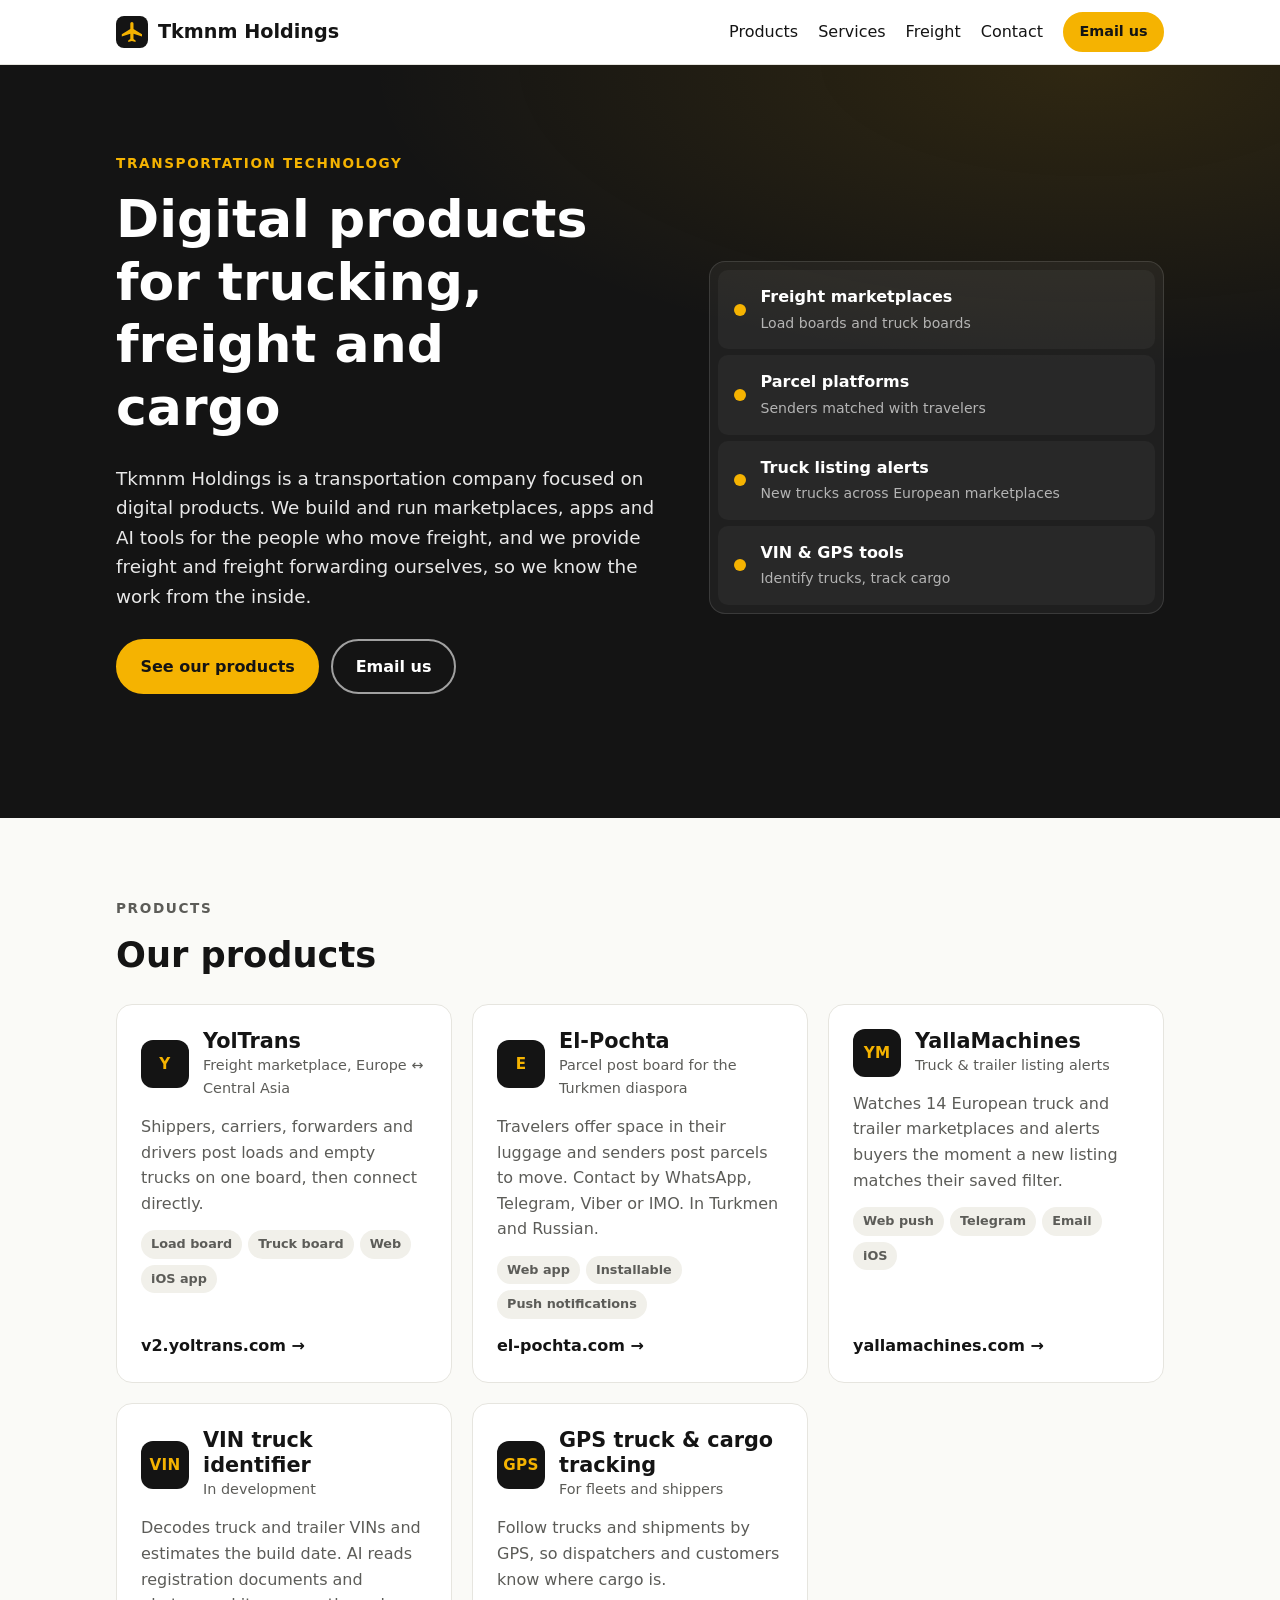
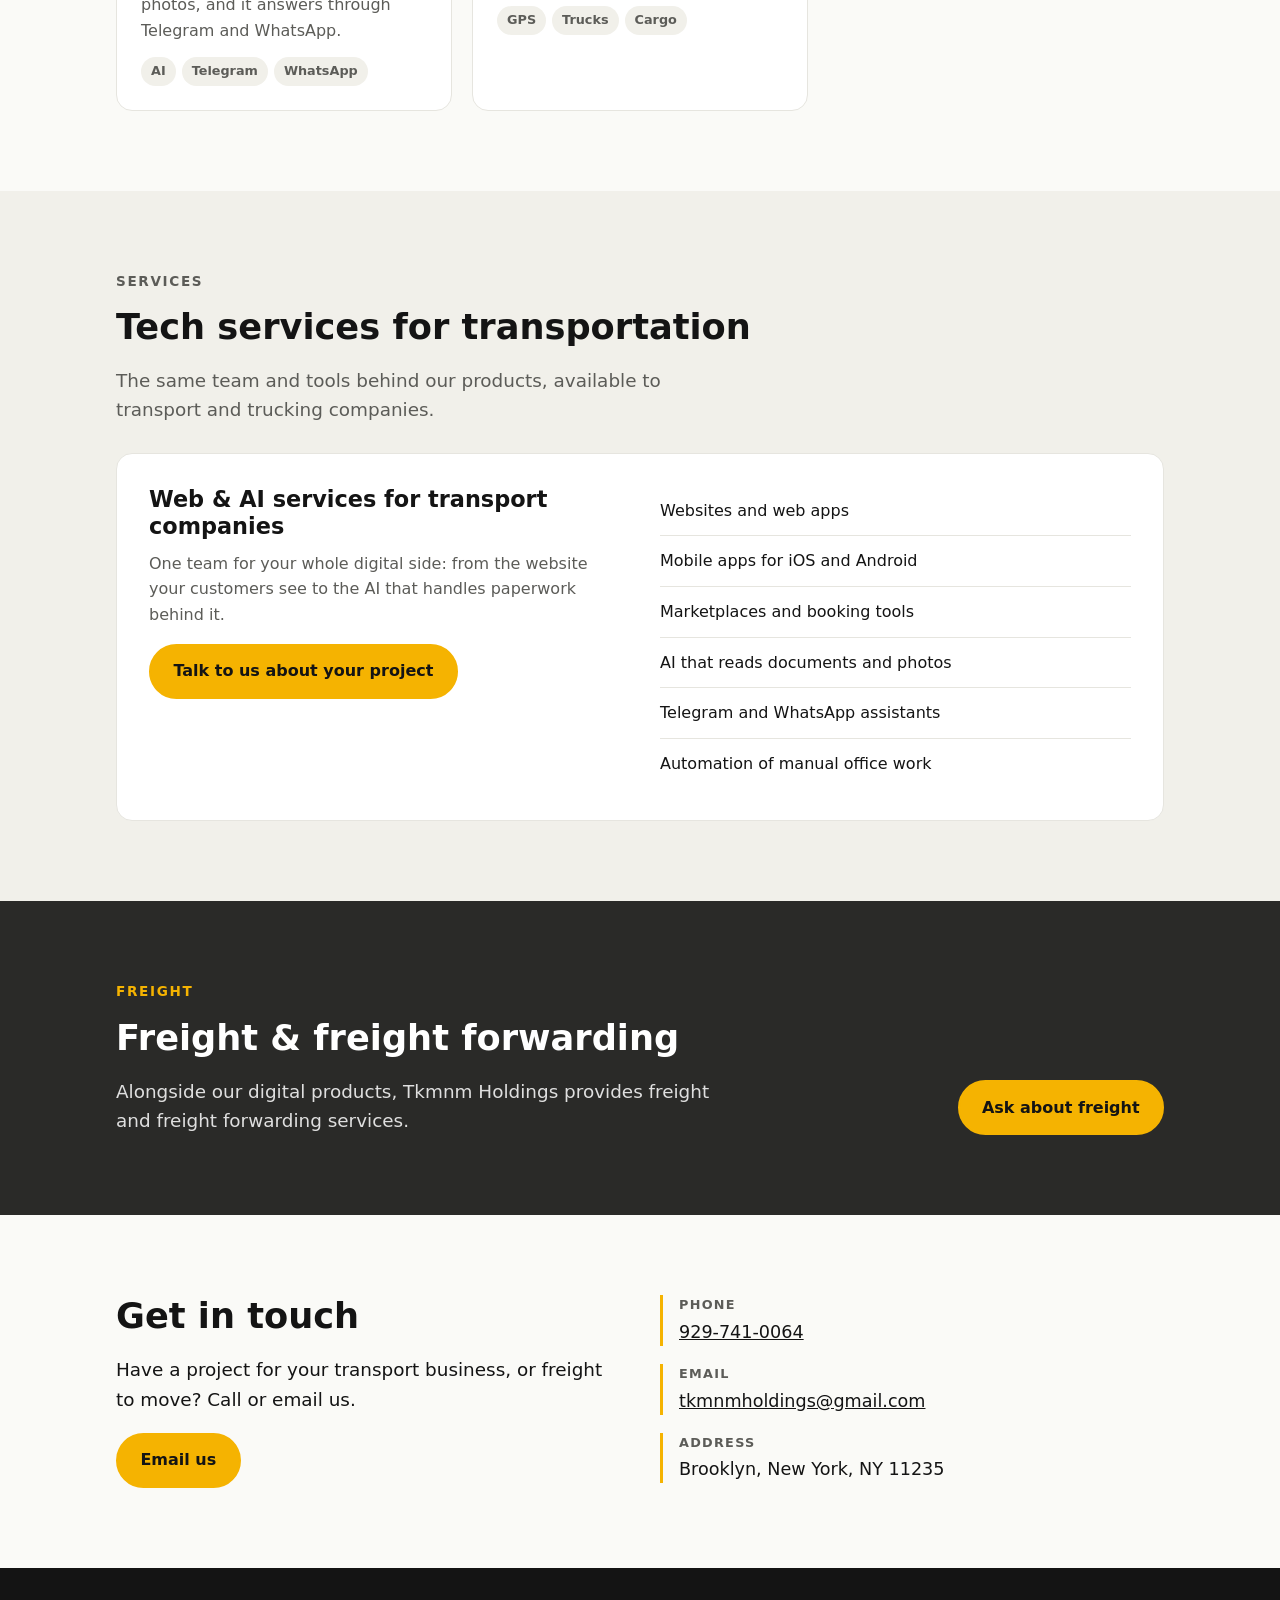
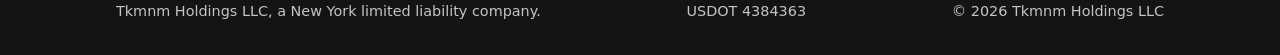
<file: index.html>
<!doctype html>
<html lang="en">
<head>
  <meta charset="utf-8">
  <meta name="viewport" content="width=device-width, initial-scale=1">
  <title>Tkmnm Holdings – Digital Products for Transportation</title>
  <meta name="description" content="Tkmnm Holdings is a transportation company building digital products for trucking, freight and cargo: YolTrans, El-Pochta, YallaMachines and more. It also provides freight and freight forwarding services.">
  <link rel="icon" href="favicon.svg" type="image/svg+xml">
  <link rel="stylesheet" href="style.css">
</head>
<body>
  <header class="site-header">
    <div class="wrap header-inner">
      <a class="brand" href="#top" aria-label="Tkmnm Holdings home">
        <img src="favicon.svg" alt="" width="32" height="32">
        <span>Tkmnm Holdings</span>
      </a>
      <button class="menu-toggle" type="button" aria-expanded="false" aria-controls="site-nav" aria-label="Open menu">
        <span></span><span></span><span></span>
      </button>
      <nav class="nav" id="site-nav" aria-label="Main">
        <a href="#products">Products</a>
        <a href="#services">Services</a>
        <a href="#freight">Freight</a>
        <a href="#contact">Contact</a>
        <a class="btn btn-small" href="mailto:tkmnmholdings@gmail.com">Email us</a>
      </nav>
    </div>
  </header>

  <main id="top">
    <section class="hero hero-dark">
      <div class="wrap hero-inner">
        <div class="hero-copy">
          <p class="eyebrow">Transportation technology</p>
          <h1>Digital products for trucking, freight and cargo</h1>
          <p class="lead">Tkmnm Holdings is a transportation company focused on digital products. We build and run marketplaces, apps and AI tools for the people who move freight, and we provide freight and freight forwarding ourselves, so we know the work from the inside.</p>
          <div class="hero-actions">
            <a class="btn" href="#products">See our products</a>
            <a class="btn btn-ghost" href="mailto:tkmnmholdings@gmail.com">Email us</a>
          </div>
        </div>
        <ul class="stack-card" aria-label="What we build">
          <li><span class="dot"></span><div><strong>Freight marketplaces</strong><small>Load boards and truck boards</small></div></li>
          <li><span class="dot"></span><div><strong>Parcel platforms</strong><small>Senders matched with travelers</small></div></li>
          <li><span class="dot"></span><div><strong>Truck listing alerts</strong><small>New trucks across European marketplaces</small></div></li>
          <li><span class="dot"></span><div><strong>VIN &amp; GPS tools</strong><small>Identify trucks, track cargo</small></div></li>
        </ul>
      </div>
    </section>

    <section id="products" class="section">
      <div class="wrap">
        <p class="eyebrow eyebrow-dark">Products</p>
        <h2>Our products</h2>
        <div class="work-grid">
          <article class="work">
            <div class="work-head">
              <span class="mark">Y</span>
              <div>
                <h3>YolTrans</h3>
                <p class="work-sub">Freight marketplace, Europe &harr; Central Asia</p>
              </div>
            </div>
            <p>Shippers, carriers, forwarders and drivers post loads and empty trucks on one board, then connect directly.</p>
            <ul class="tags"><li>Load board</li><li>Truck board</li><li>Web</li><li>iOS app</li></ul>
            <a class="work-link" href="https://v2.yoltrans.com/loads" target="_blank" rel="noopener">v2.yoltrans.com &rarr;</a>
          </article>
          <article class="work">
            <div class="work-head">
              <span class="mark">E</span>
              <div>
                <h3>El-Pochta</h3>
                <p class="work-sub">Parcel post board for the Turkmen diaspora</p>
              </div>
            </div>
            <p>Travelers offer space in their luggage and senders post parcels to move. Contact by WhatsApp, Telegram, Viber or IMO. In Turkmen and Russian.</p>
            <ul class="tags"><li>Web app</li><li>Installable</li><li>Push notifications</li></ul>
            <a class="work-link" href="https://el-pochta.com/app" target="_blank" rel="noopener">el-pochta.com &rarr;</a>
          </article>
          <article class="work">
            <div class="work-head">
              <span class="mark">YM</span>
              <div>
                <h3>YallaMachines</h3>
                <p class="work-sub">Truck &amp; trailer listing alerts</p>
              </div>
            </div>
            <p>Watches 14 European truck and trailer marketplaces and alerts buyers the moment a new listing matches their saved filter.</p>
            <ul class="tags"><li>Web push</li><li>Telegram</li><li>Email</li><li>iOS</li></ul>
            <a class="work-link" href="https://yallamachines.com" target="_blank" rel="noopener">yallamachines.com &rarr;</a>
          </article>
          <article class="work">
            <div class="work-head">
              <span class="mark">VIN</span>
              <div>
                <h3>VIN truck identifier</h3>
                <p class="work-sub">In development</p>
              </div>
            </div>
            <p>Decodes truck and trailer VINs and estimates the build date. AI reads registration documents and photos, and it answers through Telegram and WhatsApp.</p>
            <ul class="tags"><li>AI</li><li>Telegram</li><li>WhatsApp</li></ul>
          </article>
          <article class="work">
            <div class="work-head">
              <span class="mark">GPS</span>
              <div>
                <h3>GPS truck &amp; cargo tracking</h3>
                <p class="work-sub">For fleets and shippers</p>
              </div>
            </div>
            <p>Follow trucks and shipments by GPS, so dispatchers and customers know where cargo is.</p>
            <ul class="tags"><li>GPS</li><li>Trucks</li><li>Cargo</li></ul>
          </article>
        </div>
      </div>
    </section>

    <section id="services" class="section section-alt">
      <div class="wrap">
        <p class="eyebrow eyebrow-dark">Services</p>
        <h2>Tech services for transportation</h2>
        <p class="lead lead-muted">The same team and tools behind our products, available to transport and trucking companies.</p>
        <div class="service-panel">
          <div>
            <h3>Web &amp; AI services for transport companies</h3>
            <p>One team for your whole digital side: from the website your customers see to the AI that handles paperwork behind it.</p>
            <a class="btn" href="mailto:tkmnmholdings@gmail.com">Talk to us about your project</a>
          </div>
          <ul class="service-list">
            <li>Websites and web apps</li>
            <li>Mobile apps for iOS and Android</li>
            <li>Marketplaces and booking tools</li>
            <li>AI that reads documents and photos</li>
            <li>Telegram and WhatsApp assistants</li>
            <li>Automation of manual office work</li>
          </ul>
        </div>
      </div>
    </section>

    <section id="freight" class="section section-freight">
      <div class="wrap freight">
        <div>
          <p class="eyebrow">Freight</p>
          <h2>Freight &amp; freight forwarding</h2>
          <p class="lead">Alongside our digital products, Tkmnm Holdings provides freight and freight forwarding services.</p>
        </div>
        <a class="btn" href="mailto:tkmnmholdings@gmail.com">Ask about freight</a>
      </div>
    </section>

    <section id="contact" class="section">
      <div class="wrap contact">
        <div>
          <h2>Get in touch</h2>
          <p class="lead">Have a project for your transport business, or freight to move? Call or email us.</p>
          <a class="btn" href="mailto:tkmnmholdings@gmail.com">Email us</a>
        </div>
        <dl class="contact-list">
          <div>
            <dt>Phone</dt>
            <dd><a href="tel:+19297410064">929-741-0064</a></dd>
          </div>
          <div>
            <dt>Email</dt>
            <dd><a href="mailto:tkmnmholdings@gmail.com">tkmnmholdings@gmail.com</a></dd>
          </div>
          <div>
            <dt>Address</dt>
            <dd>Brooklyn, New York, NY 11235</dd>
          </div>
        </dl>
      </div>
    </section>
  </main>

  <footer class="site-footer">
    <div class="wrap footer-inner">
      <p>Tkmnm Holdings LLC, a New York limited liability company.</p>
      <p>USDOT 4384363</p>
      <p>&copy; <span id="year">2026</span> Tkmnm Holdings LLC</p>
    </div>
  </footer>

  <div class="mobile-bar">
    <a class="btn" href="tel:+19297410064">Call</a>
    <a class="btn btn-outline" href="mailto:tkmnmholdings@gmail.com">Email</a>
  </div>

  <script>
    document.getElementById('year').textContent = new Date().getFullYear();
    var toggle = document.querySelector('.menu-toggle');
    var header = document.querySelector('.site-header');
    function setMenu(open) {
      header.classList.toggle('menu-open', open);
      toggle.setAttribute('aria-expanded', open);
      toggle.setAttribute('aria-label', open ? 'Close menu' : 'Open menu');
    }
    toggle.addEventListener('click', function () { setMenu(!header.classList.contains('menu-open')); });
    document.querySelectorAll('#site-nav a').forEach(function (a) {
      a.addEventListener('click', function () { setMenu(false); });
    });
  </script>
</body>
</html>
</file>
<file: style.css>
:root {
  --ink: #141414;
  --graphite: #2a2a28;
  --accent: #f5b301;
  --accent-hover: #ffc533;
  --muted: #5c5c58;
  --bg: #fafaf7;
  --bg-alt: #f1f0ea;
  --line: #e6e5df;
  --radius: 12px;
  font-family: system-ui, -apple-system, "Segoe UI", Roboto, "Helvetica Neue", Arial, sans-serif;
  color: var(--ink);
  line-height: 1.6;
}

* { box-sizing: border-box; }
body { margin: 0; background: var(--bg); }
h1, h2, h3 { line-height: 1.2; margin: 0 0 .5em; }
h1 { font-size: clamp(2rem, 5vw, 3.25rem); }
h2 { font-size: clamp(1.6rem, 3.5vw, 2.2rem); }
h3 { font-size: 1.15rem; }
p { margin: 0 0 1em; }
a { color: var(--ink); }
a:hover { color: var(--muted); }

.wrap { max-width: 1080px; margin: 0 auto; padding: 0 16px; }

.btn {
  display: inline-block;
  background: var(--accent);
  color: var(--ink);
  font-weight: 600;
  text-decoration: none;
  padding: .8em 1.4em;
  border-radius: 999px;
  border: 2px solid var(--accent);
}
.btn:hover { background: var(--accent-hover); border-color: var(--accent-hover); color: var(--ink); }
.btn-ghost { background: transparent; color: #fff; border-color: rgba(255,255,255,.6); }
.btn-ghost:hover { background: rgba(255,255,255,.1); }
.btn-small { padding: .45em 1em; font-size: .9rem; }

/* Header */
.site-header {
  position: sticky; top: 0; z-index: 10;
  background: rgba(255,255,255,.95);
  border-bottom: 1px solid var(--line);
  backdrop-filter: blur(6px);
}
.header-inner { display: flex; align-items: center; justify-content: space-between; gap: 16px; min-height: 64px; }
.brand { display: flex; align-items: center; gap: 10px; font-weight: 700; font-size: 1.2rem; color: var(--ink); text-decoration: none; }
.nav { display: flex; align-items: center; gap: 20px; }
.nav a:not(.btn) { color: var(--ink); text-decoration: none; font-weight: 500; }
.nav a:not(.btn):hover { color: var(--muted); }

/* Hero */
.hero {
  background: var(--graphite);
  color: #fff;
  padding: 88px 0 96px;
}
.eyebrow { text-transform: uppercase; letter-spacing: .12em; font-size: .85rem; font-weight: 600; color: var(--accent); }
.hero h1 { max-width: 14ch; }
.lead { font-size: 1.15rem; max-width: 52ch; }
.hero .lead { color: rgba(255,255,255,.9); }
.hero-actions { display: flex; flex-wrap: wrap; gap: 12px; margin: 28px 0; }

/* Sections */
.section { padding: 80px 0; }
.section-alt { background: var(--bg-alt); }

.cards { display: grid; grid-template-columns: repeat(auto-fit, minmax(240px, 1fr)); gap: 20px; margin-top: 28px; }
.card { border: 1px solid var(--line); border-radius: var(--radius); padding: 24px; background: #fff; }
.card h3 { color: var(--ink); }
.card p { color: var(--muted); margin: 0; }


.contact { display: grid; grid-template-columns: 1fr 1fr; gap: 40px; align-items: start; }
.contact-list { margin: 0; display: grid; gap: 18px; }
.contact-list div { border-left: 3px solid var(--accent); padding-left: 16px; }
.contact-list dt { font-size: .8rem; text-transform: uppercase; letter-spacing: .1em; color: var(--muted); font-weight: 600; }
.contact-list dd { margin: 2px 0 0; font-size: 1.1rem; }

/* Footer */
.site-footer { background: var(--ink); color: rgba(255,255,255,.75); padding: 32px 0; font-size: .9rem; }
.footer-inner { display: flex; flex-wrap: wrap; gap: 8px 32px; justify-content: space-between; }
.footer-inner p { margin: 0; }

.brand span { white-space: nowrap; }
html { scroll-padding-top: 72px; }
.menu-toggle, .mobile-bar { display: none; }
.contact-list dd a { white-space: nowrap; }

@media (max-width: 720px) {
  /* Header: hamburger menu */
  .menu-toggle {
    display: flex; flex-direction: column; justify-content: center; gap: 5px;
    width: 44px; height: 44px; padding: 10px;
    background: none; border: 0; cursor: pointer;
  }
  .menu-toggle span { display: block; height: 2px; background: var(--ink); border-radius: 2px; transition: transform .2s, opacity .2s; }
  .menu-open .menu-toggle span:nth-child(1) { transform: translateY(7px) rotate(45deg); }
  .menu-open .menu-toggle span:nth-child(2) { opacity: 0; }
  .menu-open .menu-toggle span:nth-child(3) { transform: translateY(-7px) rotate(-45deg); }
  .nav {
    display: none;
    position: absolute; top: 100%; left: 0; right: 0;
    flex-direction: column; align-items: stretch; gap: 0;
    background: #fff; border-bottom: 1px solid var(--line);
    padding: 8px 16px 16px;
    box-shadow: 0 12px 24px rgba(0,0,0,.08);
  }
  .menu-open .nav { display: flex; }
  .nav a:not(.btn) { display: block; padding: 14px 0; border-bottom: 1px solid var(--line); font-size: 1.05rem; }
  .nav .btn-small { margin-top: 14px; padding: .8em 1.4em; font-size: 1rem; text-align: center; }

  /* Sticky bottom call/email bar */
  .mobile-bar {
    display: grid; grid-template-columns: 1fr 1fr; gap: 10px;
    position: fixed; left: 0; right: 0; bottom: 0; z-index: 20;
    padding: 10px 16px calc(10px + env(safe-area-inset-bottom));
    background: rgba(255,255,255,.97);
    border-top: 1px solid var(--line);
    box-shadow: 0 -6px 18px rgba(0,0,0,.08);
  }
  .mobile-bar .btn { text-align: center; padding: .75em 1em; }
  .btn-outline { background: #fff; color: var(--ink); border-color: var(--ink); }
  body { padding-bottom: 72px; }

  .hero-actions { flex-direction: column; }
  .hero-actions .btn, .contact .btn { text-align: center; display: block; }
  .hero { padding: 56px 0 64px; }
  .section { padding: 56px 0; }
  .contact { grid-template-columns: 1fr; gap: 28px; }
}

/* Hero grid */
.hero-inner { display: grid; grid-template-columns: 1.2fr 1fr; gap: 48px; align-items: center; }

/* Freight */
.section-freight { background: var(--graphite); color: #fff; }
.section-freight .lead { color: rgba(255,255,255,.85); margin: 0; }
.freight { display: flex; align-items: flex-end; justify-content: space-between; gap: 32px; flex-wrap: wrap; }

/* Dark hero + product stack */
.hero-dark { background: radial-gradient(1200px 500px at 85% 0%, rgba(245,179,1,.12), transparent 60%), var(--ink); }
.stack-card { list-style: none; margin: 0; padding: 8px; display: grid; gap: 6px;
  background: rgba(255,255,255,.05); border: 1px solid rgba(255,255,255,.12); border-radius: 16px; }
.stack-card li { display: flex; align-items: center; gap: 14px; padding: 14px 16px; border-radius: 10px; background: rgba(255,255,255,.04); }
.stack-card strong { display: block; }
.stack-card small { color: rgba(255,255,255,.65); font-size: .88rem; }
.dot { width: 12px; height: 12px; border-radius: 50%; flex-shrink: 0; background: var(--accent); }
.eyebrow-dark { color: var(--muted); }
.lead-muted { color: var(--muted); }

/* Products */
.work-grid { display: grid; grid-template-columns: repeat(3, 1fr); gap: 20px; margin-top: 28px; }
.work { display: flex; flex-direction: column; gap: 14px; background: #fff; border: 1px solid var(--line); border-radius: 16px; padding: 24px; }
.work p { color: var(--muted); margin: 0; }
.work-head { display: flex; align-items: center; gap: 14px; }
.work-head h3 { margin: 0; font-size: 1.3rem; }
.work-head .work-sub { font-size: .9rem; }
.mark { background: var(--ink); color: var(--accent); display: grid; place-items: center; flex-shrink: 0; width: 48px; height: 48px; border-radius: 12px; font-weight: 800; font-size: .95rem; letter-spacing: .02em; }
.tags { list-style: none; padding: 0; margin: 0; display: flex; flex-wrap: wrap; gap: 6px; }
.tags li { font-size: .8rem; font-weight: 600; padding: 4px 10px; border-radius: 999px; background: var(--bg-alt); color: var(--muted); }
.work-link { margin-top: auto; font-weight: 600; text-decoration: none; }
.work-link:hover { text-decoration: underline; }

.service-panel { display: grid; grid-template-columns: 1fr 1fr; gap: 40px; margin-top: 28px; background: #fff; border: 1px solid var(--line); border-radius: 16px; padding: 32px; }
.service-panel h3 { font-size: 1.4rem; }
.service-panel p { color: var(--muted); }
.service-list { list-style: none; margin: 0; padding: 0; display: grid; gap: 0; }
.service-list li { padding: 12px 0; border-bottom: 1px solid var(--line); font-weight: 500; }
.service-list li:last-child { border-bottom: 0; }

@media (max-width: 1000px) {
  .work-grid { grid-template-columns: repeat(2, 1fr); }
}

@media (max-width: 860px) {
  .hero-inner { grid-template-columns: 1fr; }
  .service-panel { grid-template-columns: 1fr; gap: 20px; padding: 24px; }
  .work-grid { grid-template-columns: 1fr; }
}
</file>
